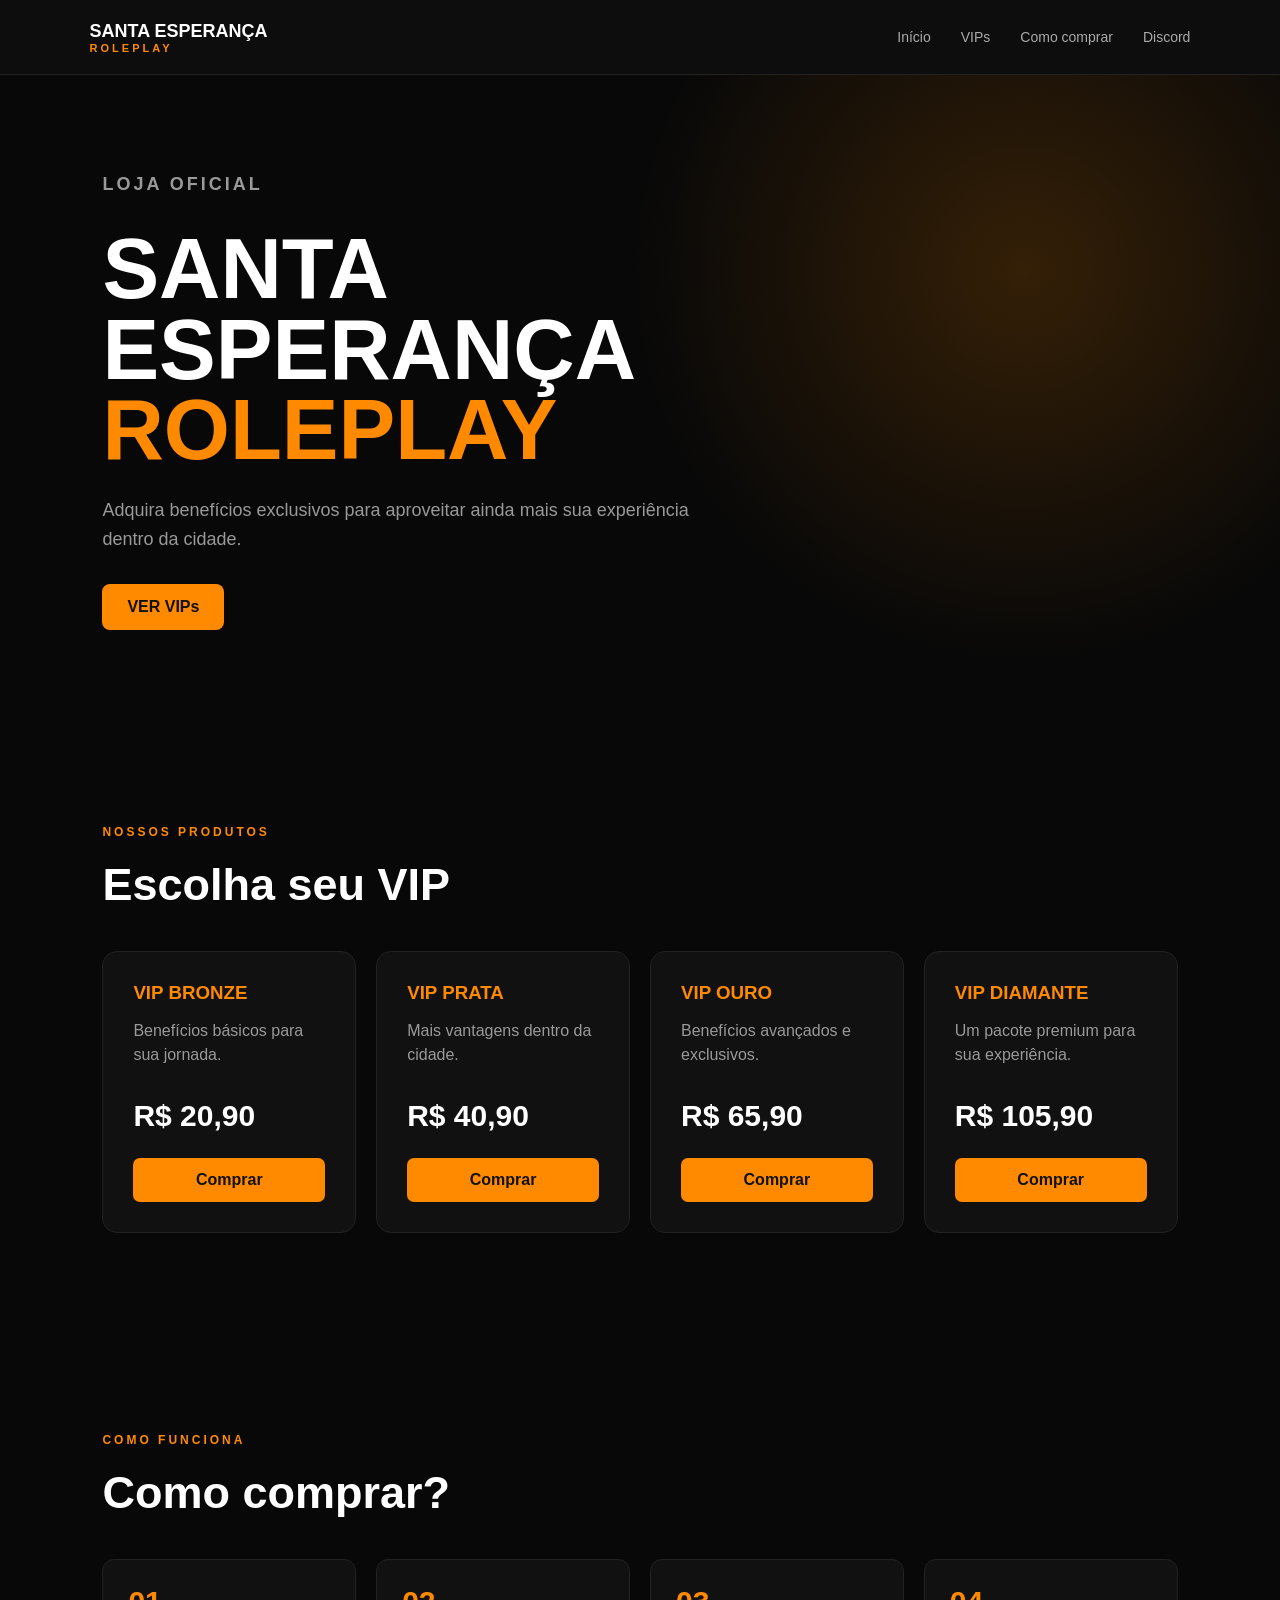
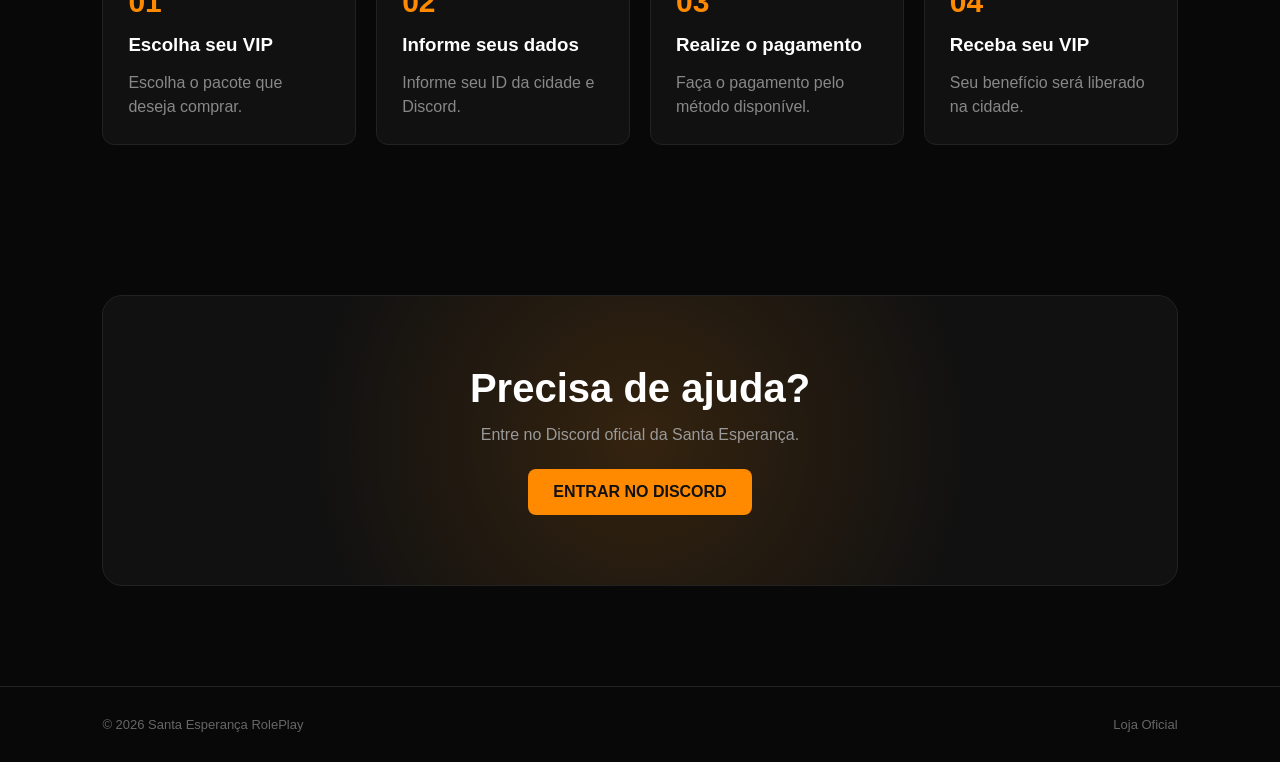
<file: index.html>
<!DOCTYPE html>
<html lang="pt-BR">
<head>
    <meta charset="UTF-8">
    <meta name="viewport" content="width=device-width, initial-scale=1.0">

    <title>Santa Esperança RolePlay | Loja</title>

    <link rel="stylesheet" href="style.css">
</head>

<body>

    <header>
        <div class="logo">
            SANTA ESPERANÇA
            <span>ROLEPLAY</span>
        </div>

        <nav>
            <a href="#inicio">Início</a>
            <a href="#vips">VIPs</a>
            <a href="#como-comprar">Como comprar</a>
            <a href="#discord">Discord</a>
        </nav>
    </header>


    <main>

        <section id="inicio" class="hero">

            <div class="hero-content">

                <p class="mini-title">
                    LOJA OFICIAL
                </p>

                <h1>
                    SANTA ESPERANÇA
                    <span>ROLEPLAY</span>
                </h1>

                <p>
                    Adquira benefícios exclusivos para aproveitar
                    ainda mais sua experiência dentro da cidade.
                </p>

                <a href="#vips" class="button">
                    VER VIPs
                </a>

            </div>

        </section>


        <section id="vips" class="section">

            <p class="mini-title">NOSSOS PRODUTOS</p>

            <h2>
                Escolha seu VIP
            </h2>

            <div class="vip-container">


                <div class="vip-card">

                    <h3>VIP BRONZE</h3>

                    <p>
                        Benefícios básicos para sua jornada.
                    </p>

                    <div class="price">
                        R$ 20,90
                    </div>

                    <a href="comprar.html" 
                    class="buy-button">
                       Comprar
                    </a>

                </div>


                <div class="vip-card">

                    <h3>VIP PRATA</h3>

                    <p>
                        Mais vantagens dentro da cidade.
                    </p>

                    <div class="price">
                        R$ 40,90
                    </div>

                    <a href="comprar.html" 
                    class="buy-button">
                       Comprar
                    </a>

                </div>


                <div class="vip-card">

                    <h3>VIP OURO</h3>

                    <p>
                        Benefícios avançados e exclusivos.
                    </p>

                    <div class="price">
                        R$ 65,90
                    </div>

                    <a href="comprar.html" 
                    class="buy-button">
                       Comprar
                    </a>

                </div>


                <div class="vip-card">

                    <h3>VIP DIAMANTE</h3>

                    <p>
                        Um pacote premium para sua experiência.
                    </p>

                    <div class="price">
                        R$ 105,90
                    </div>
                    
                    <a href="comprar.html" 
                    class="buy-button">
                       Comprar
                    </a>

                </div>

            </div>

        </section>


        <section id="como-comprar" class="section">

            <p class="mini-title">
                COMO FUNCIONA
            </p>

            <h2>
                Como comprar?
            </h2>

            <div class="steps">

                <div>
                    <strong>01</strong>
                    <h3>Escolha seu VIP</h3>
                    <p>
                        Escolha o pacote que deseja comprar.
                    </p>
                </div>

                <div>
                    <strong>02</strong>
                    <h3>Informe seus dados</h3>
                    <p>
                        Informe seu ID da cidade e Discord.
                    </p>
                </div>

                <div>
                    <strong>03</strong>
                    <h3>Realize o pagamento</h3>
                    <p>
                        Faça o pagamento pelo método disponível.
                    </p>
                </div>

                <div>
                    <strong>04</strong>
                    <h3>Receba seu VIP</h3>
                    <p>
                        Seu benefício será liberado na cidade.
                    </p>
                </div>

            </div>

        </section>


        <section id="discord" class="discord">

            <h2>
                Precisa de ajuda?
            </h2>

            <p>
                Entre no Discord oficial da Santa Esperança.
            </p>

            <a href="#" class="button">
                ENTRAR NO DISCORD
            </a>

        </section>

    </main>


    <footer>

        <p>
            © 2026 Santa Esperança RolePlay
        </p>

        <p>
            Loja Oficial
        </p>

    </footer>

</body>
  </html>
</file>
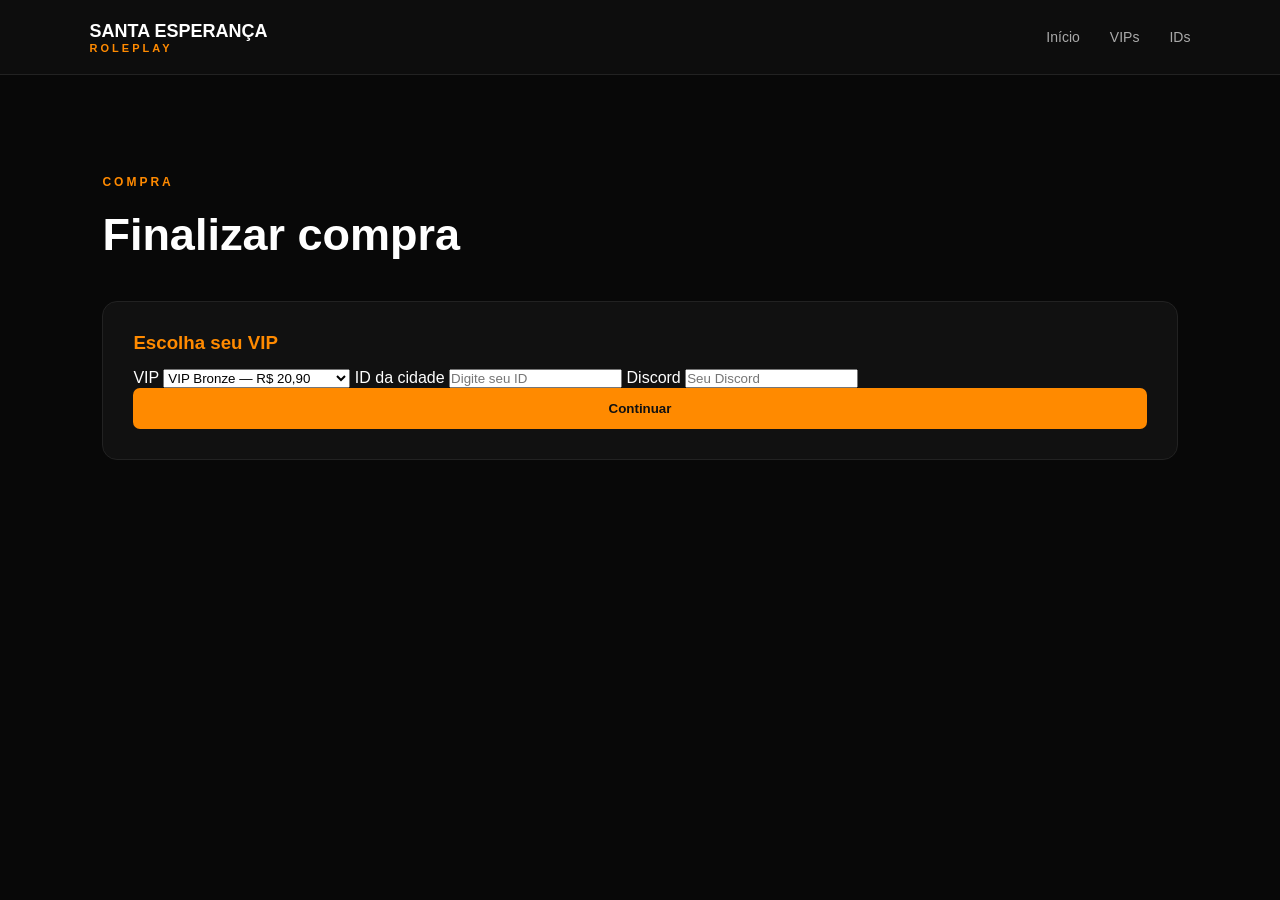
<file: comprar.html>
<!DOCTYPE html>
<html lang="pt-BR">

<head>

    <meta charset="UTF-8">

    <meta name="viewport"
          content="width=device-width, initial-scale=1.0">

    <title>Comprar | Santa Esperança</title>

    <link rel="stylesheet" href="style.css">

</head>

<body>

<header>

    <div class="logo">

        SANTA ESPERANÇA

        <span>ROLEPLAY</span>

    </div>

    <nav>

        <a href="index.html">
            Início
        </a>

        <a href="index.html#vips">
            VIPs
        </a>

        <a href="ids.html">
            IDs
        </a>

    </nav>

</header>


<section class="section">

    <p class="mini-title">
        COMPRA
    </p>

    <h2>
        Finalizar compra
    </h2>


    <div class="vip-card">

        <h3>
            Escolha seu VIP
        </h3>


        <label>
            VIP
        </label>

        <select id="vip">

            <option value="20.90">
                VIP Bronze — R$ 20,90
            </option>

            <option value="40.90">
                VIP Prata — R$ 40,90
            </option>

            <option value="65.90">
                VIP Ouro — R$ 65,90
            </option>

            <option value="105.90">
                VIP Diamante — R$ 105,90
            </option>

        </select>


        <label>
            ID da cidade
        </label>

        <input
            type="text"
            id="id"
            placeholder="Digite seu ID">


        <label>
            Discord
        </label>

        <input
            type="text"
            id="discord"
            placeholder="Seu Discord">


        <button
            class="buy-button"
            onclick="comprar()">

            Continuar

        </button>

    </div>

</section>


<script>

function comprar() {

    let id =
        document.getElementById("id").value;

    let discord =
        document.getElementById("discord").value;


    if (id === "" || discord === "") {

        alert("Preencha seu ID e Discord.");

        return;

    }


    alert(
        "Pedido criado!\\n\\n" +
        "ID: " + id +
        "\\nDiscord: " + discord
    );

}

</script>

</body>

  </html>
</file>
<file: style.css>
* {
    margin: 0;
    padding: 0;
    box-sizing: border-box;
}

html {
    scroll-behavior: smooth;
}

body {
    font-family: Arial, Helvetica, sans-serif;
    background: #080808;
    color: white;
}


/* HEADER */

header {
    height: 75px;
    padding: 0 7%;

    display: flex;
    align-items: center;
    justify-content: space-between;

    background: #0d0d0d;
    border-bottom: 1px solid #222;

    position: sticky;
    top: 0;

    z-index: 1000;
}


.logo {
    font-size: 18px;
    font-weight: bold;
    color: white;
}

.logo span {
    display: block;

    color: #ff8a00;

    font-size: 11px;
    letter-spacing: 3px;
}


nav {
    display: flex;
    gap: 30px;
}


nav a {
    color: #aaa;

    text-decoration: none;

    font-size: 14px;

    transition: 0.2s;
}


nav a:hover {
    color: #ff8a00;
}


/* HERO */

.hero {

    min-height: 650px;

    display: flex;
    align-items: center;

    padding: 80px 8%;

    background:

        radial-gradient(
            circle at 80% 30%,
            rgba(255, 138, 0, 0.18),
            transparent 35%
        ),

        #080808;
}


.hero-content {
    max-width: 700px;
}


.mini-title {

    color: #ff8a00;

    font-size: 12px;

    font-weight: bold;

    letter-spacing: 3px;

    margin-bottom: 20px;
}


.hero h1 {

    font-size: clamp(45px, 7vw, 85px);

    line-height: 0.95;

    margin-bottom: 25px;
}


.hero h1 span {

    display: block;

    color: #ff8a00;
}


.hero p {

    color: #999;

    font-size: 18px;

    line-height: 1.6;

    max-width: 600px;

    margin-bottom: 30px;
}


/* BUTTON */

.button {

    display: inline-block;

    padding: 14px 25px;

    background: #ff8a00;

    color: #111;

    text-decoration: none;

    font-weight: bold;

    border-radius: 8px;

    transition: 0.2s;
}


.button:hover {

    background: #ff9f2f;

    transform: translateY(-2px);
}


/* SECTIONS */

.section {

    padding: 100px 8%;

    max-width: 1400px;

    margin: auto;
}


.section h2 {

    font-size: 45px;

    margin-bottom: 40px;
}


/* VIPS */

.vip-container {

    display: grid;

    grid-template-columns:
        repeat(4, 1fr);

    gap: 20px;
}


.vip-card {

    background: #111;

    border: 1px solid #222;

    border-radius: 15px;

    padding: 30px;

    transition: 0.25s;
}


.vip-card:hover {

    transform: translateY(-8px);

    border-color: #ff8a00;
}


.vip-card h3 {

    color: #ff8a00;

    margin-bottom: 15px;
}


.vip-card p {

    color: #999;

    line-height: 1.5;

    min-height: 55px;
}


.price {

    font-size: 30px;

    font-weight: bold;

    margin: 25px 0;
}


.vip-card button {

    width: 100%;

    padding: 13px;

    border: none;

    border-radius: 7px;

    background: #ff8a00;

    color: #111;

    font-weight: bold;

    cursor: pointer;
}


.vip-card button:hover {

    background: #ff9f2f;
}


/* COMO COMPRAR */

.steps {

    display: grid;

    grid-template-columns:
        repeat(4, 1fr);

    gap: 20px;
}


.steps div {

    background: #111;

    border: 1px solid #222;

    padding: 25px;

    border-radius: 12px;
}


.steps strong {

    font-size: 30px;

    color: #ff8a00;
}


.steps h3 {

    margin: 15px 0;
}


.steps p {

    color: #888;

    line-height: 1.5;
}


/* DISCORD */

.discord {

    margin: 50px 8% 100px;

    padding: 70px 40px;

    text-align: center;

    border-radius: 20px;

    background:

        radial-gradient(
            circle,
            rgba(255,138,0,0.15),
            transparent 60%
        ),

        #111;

    border: 1px solid #222;
}


.discord h2 {

    font-size: 40px;

    margin-bottom: 15px;
}


.discord p {

    color: #999;

    margin-bottom: 25px;
}


/* FOOTER */

footer {

    border-top: 1px solid #222;

    padding: 30px 8%;

    display: flex;

    justify-content: space-between;

    color: #666;

    font-size: 13px;
}


/* CELULAR */

@media (max-width: 900px) {

    nav {
        display: none;
    }

    .vip-container {

        grid-template-columns:
            repeat(2, 1fr);
    }

    .steps {

        grid-template-columns:
            repeat(2, 1fr);
    }

}


@media (max-width: 550px) {

    .hero {

        min-height: 550px;

        padding: 60px 6%;
    }

    .hero h1 {

        font-size: 48px;
    }

    .section {

        padding: 70px 6%;
    }

    .vip-container {

        grid-template-columns: 1fr;
    }

    .steps {

        grid-template-columns: 1fr;
    }

    footer {

        display: block;

        text-align: center;
    }

    footer p {

        margin: 8px;
    }

  }

.buy-button {
    display: block;
    width: 100%;
    padding: 13px;

    border-radius: 7px;

    background: #ff8a00;
    color: #111;

    font-weight: bold;
    text-align: center;

    text-decoration: none;

    cursor: pointer;
}

.buy-button:hover {
    background: #ff9f2f;
}
</file>
